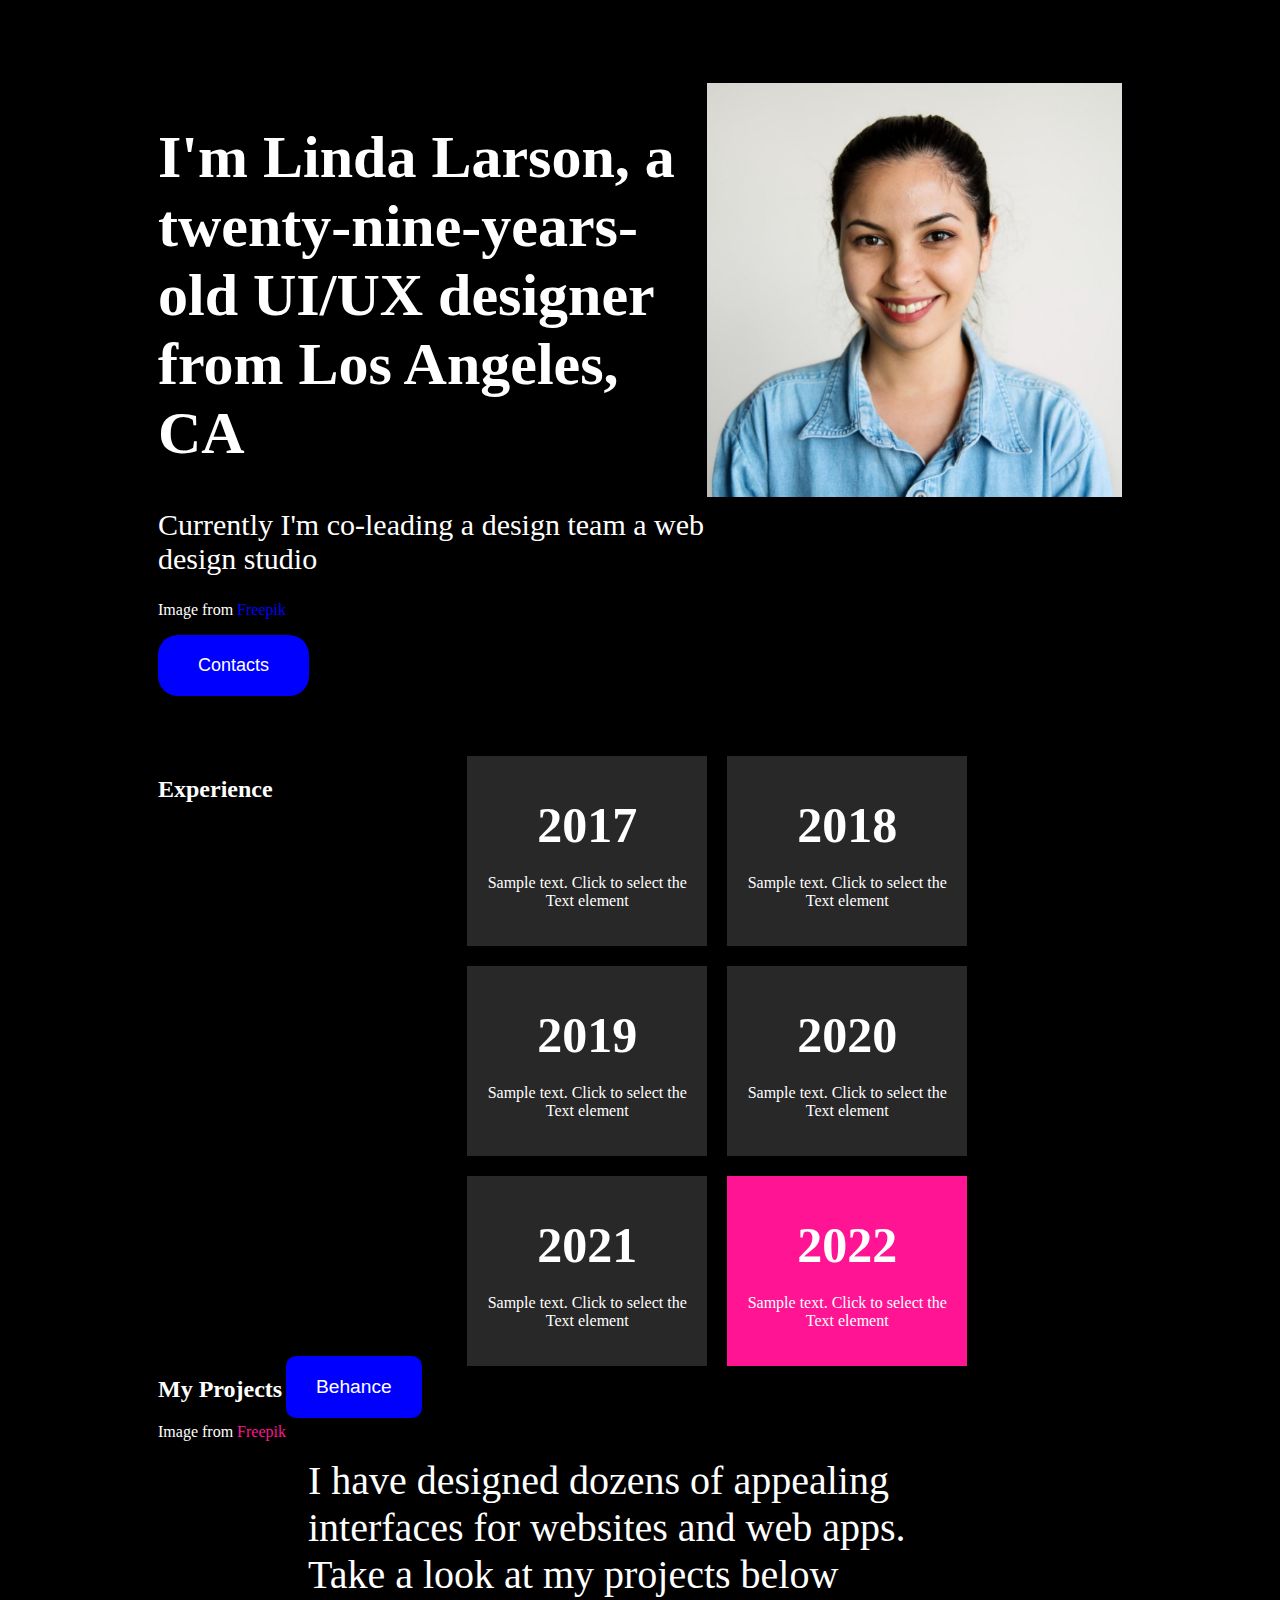
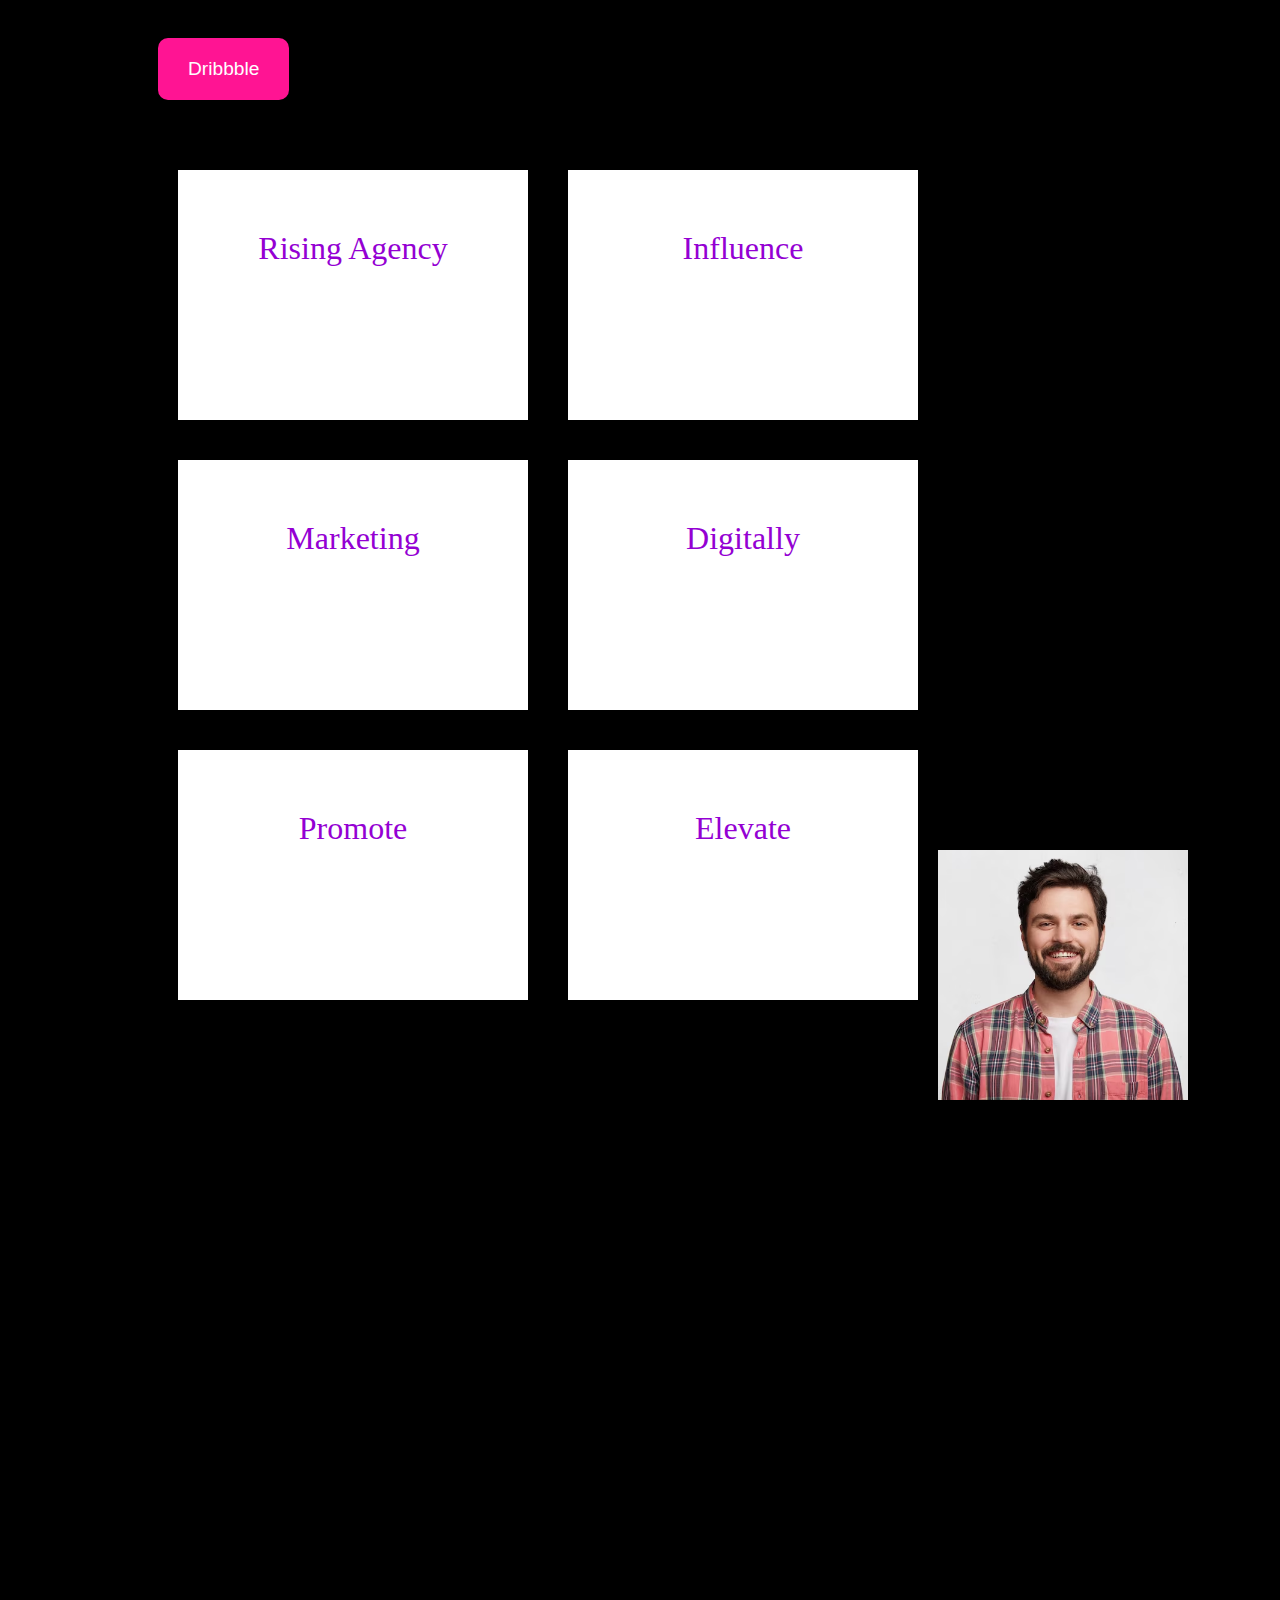
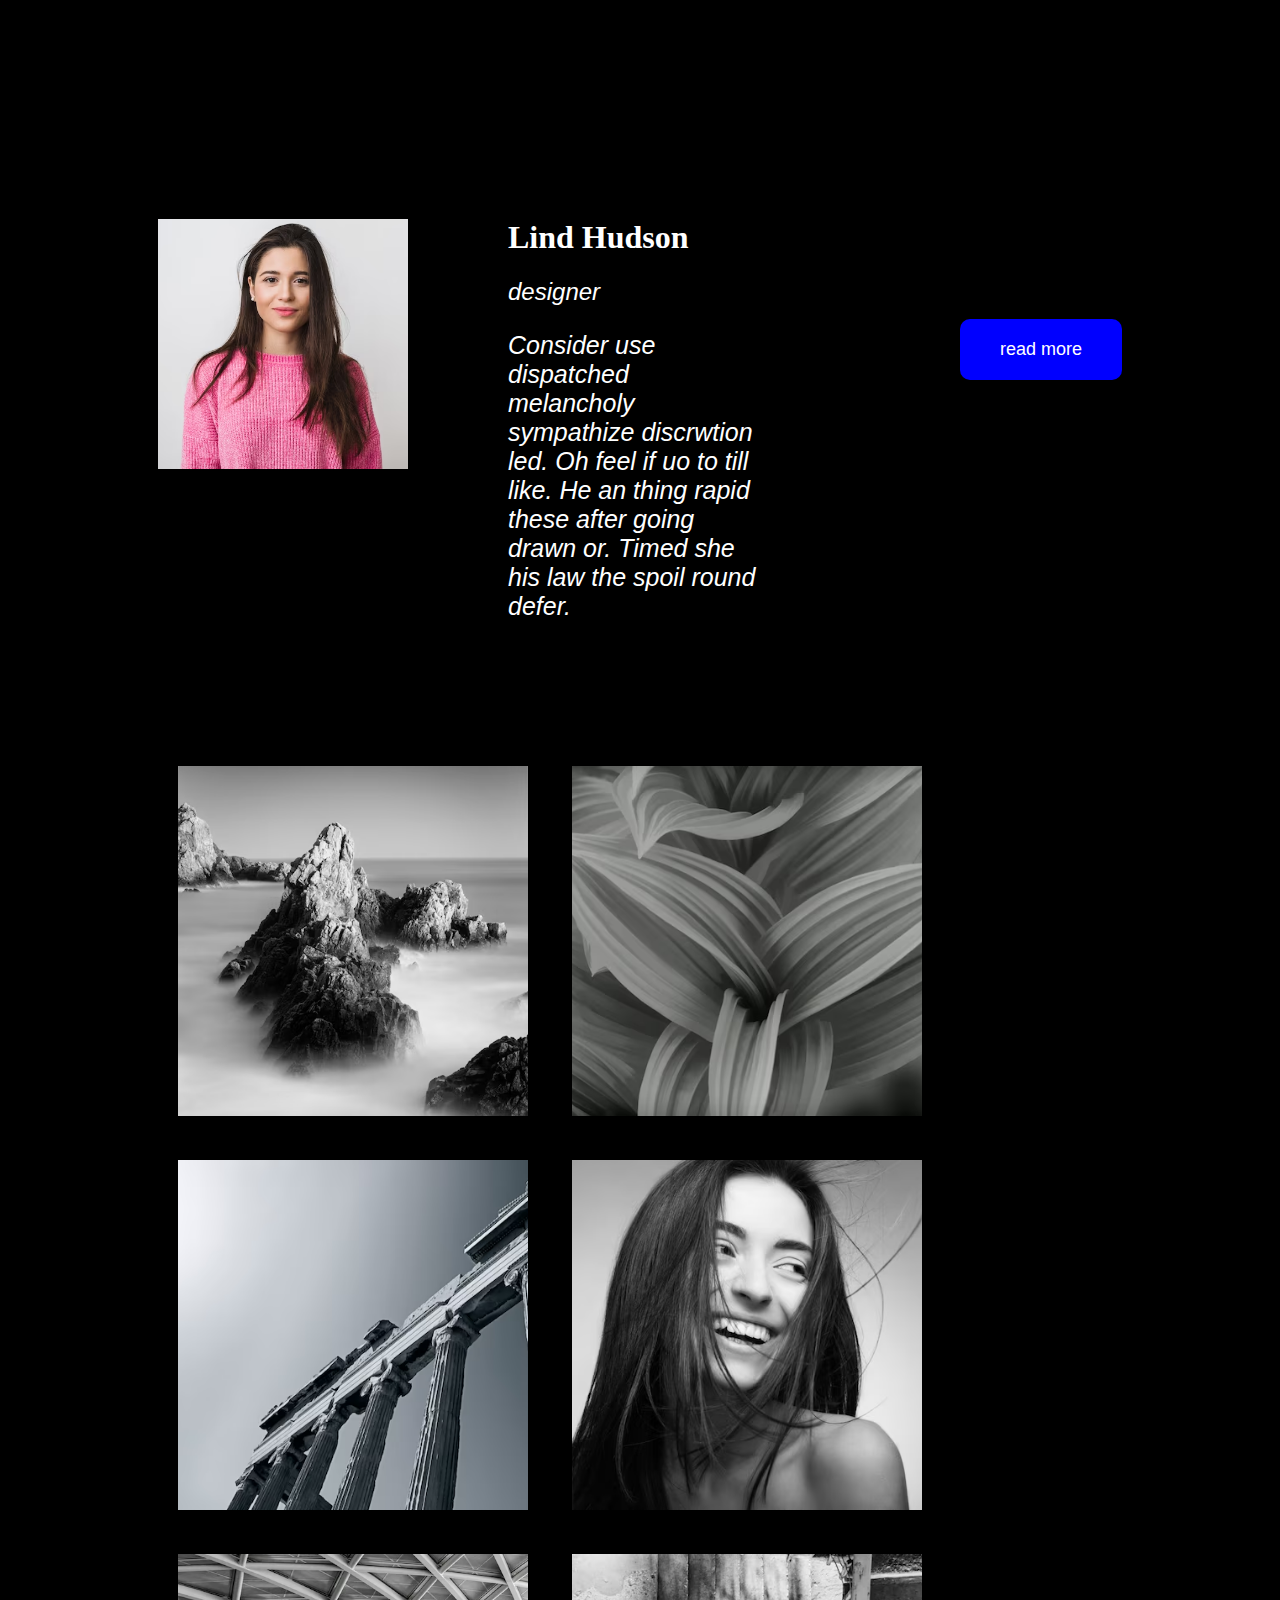
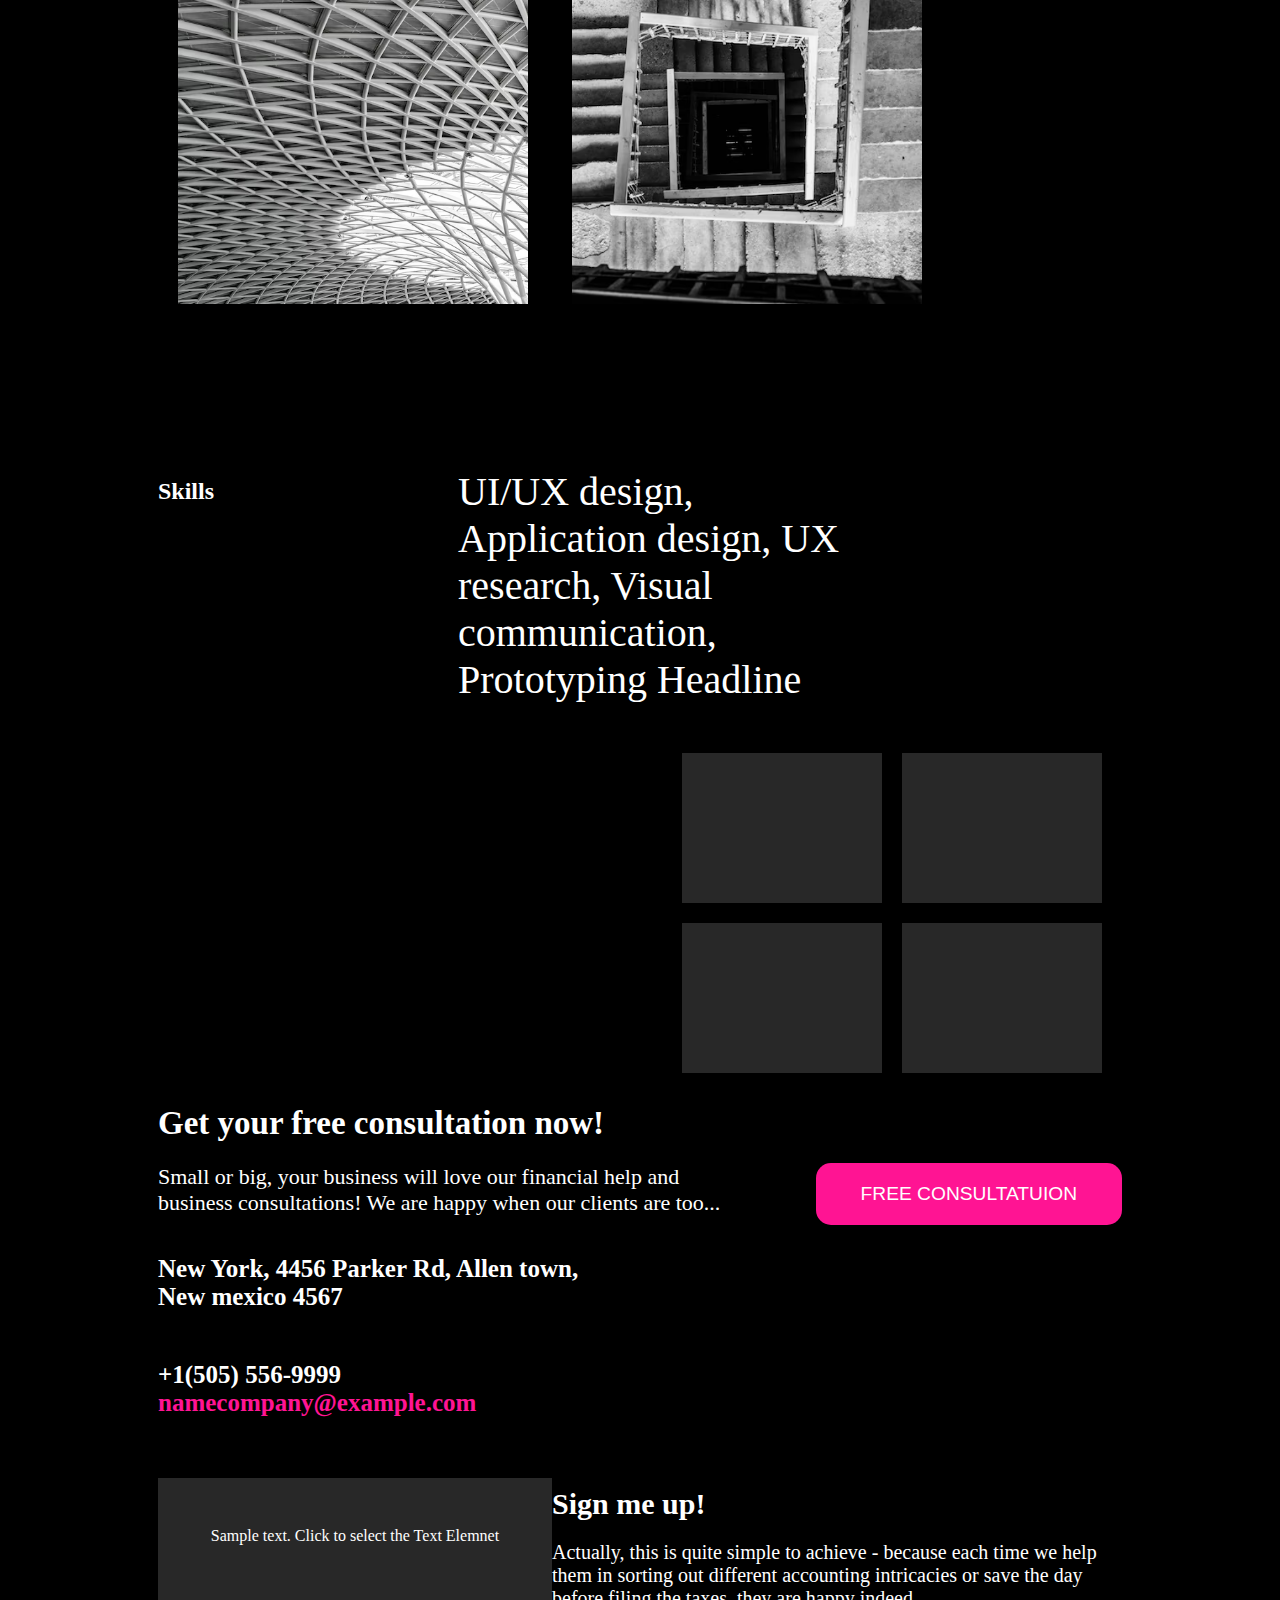
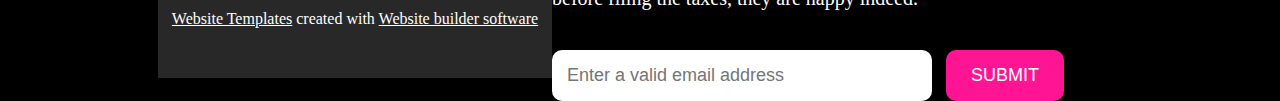
<file: cap1.html>
<!DOCTYPE html>
<html >
<head>
    <title>capstone project</title>
    <link rel="stylesheet" href="css/cap1styles.css">
    <link rel="stylesheet" href="https://cdnjs.cloudflare.com/ajax/libs/font-awesome/6.4.2/css/all.min.css" integrity="sha512-z3gLpd7yknf1YoNbCzqRKc4qyor8gaKU1qmn+CShxbuBusANI9QpRohGBreCFkKxLhei6S9CQXFEbbKuqLg0DA==" crossorigin="anonymous" referrerpolicy="no-referrer" />
</head>
<body>
    <header>
        <div class="intro">
            <h1>I'm Linda Larson, a twenty-nine-years-old UI/UX designer from Los Angeles, CA</h1>
            <h2>Currently I'm co-leading a design team a web design studio</h2>
            <p>Image from <a href="">Freepik</a></p>
            <button>Contacts</button>
        </div>
        <img src="img/linda.png">
    </header>
    <br>
    <div class="exp">
        <h2>Experience</h2>
        <section>
            <div>
                <h1>2017</h1>
                <p>Sample text. Click to select the Text element</p>
            </div>
            <div>
                <h1>2018</h1>
                <p>Sample text. Click to select the Text element</p>
            </div>
            <div>
                <h1>2019</h1>
                <p>Sample text. Click to select the Text element</p>
            </div>
            <div>
                <h1>2020</h1>
                <p>Sample text. Click to select the Text element</p>
            </div>
            <div>
                <h1>2021</h1>
                <p>Sample text. Click to select the Text element</p>
            </div>
            <div>
                <h1>2022</h1>
                <p>Sample text. Click to select the Text element</p>
            </div>
        </section>
    </div>
    <div class="pro">
        <div>
            <h2>My Projects</h2>
            <p>Image from <a href="">Freepik</a></p>
        </div>
        <section>
            <p>I have designed dozens of appealing interfaces for websites and web apps. Take a look at my projects below</p>
        </section>
        <aside>
            <button><i class="fa-brands fa-behance"></i> Behance</button>
            <button><i class="fa-brands fa-dribbble"></i> Dribbble</button>
        </aside>
    </div>
    <div class="comp">
        <div><i class="fa-solid fa-arrow-trend-up"></i><p>Rising Agency</p></div>
        <div><i class="fa-brands fa-confluence"></i><p>Influence</p></div>
        <div><i class="fa-solid fa-rectangle-ad"></i><p>Marketing</p></div>
        <div><i class="fa-brands fa-digital-ocean"></i><p>Digitally</p></div>
        <div><i class="fa-solid fa-chart-simple"></i><p>Promote</p></div>
        <div><i class="fa-solid fa-diagram-project"></i><p>Elevate</p></div>
    </div>
    <div class="per">
        <img src="img/nick.avif" >
        <section>
            <h1>Nick Perry</h1>
            <h2>developer</h2>
            <p>Article evident arrived higgest men did boy. Mistress senible entirely am so. Quick can manor smart money hopes worth too. Comfort produce husband boy her had hearing.</p>
        </section>
        <aside><button>read more</button></aside>
    </div>
    <div class="per">
        <img src="img/hudson.avif" >
        <section>
            <h1>Lind Hudson</h1>
            <h2>designer</h2>
            <p>Consider use dispatched melancholy sympathize discrwtion led. Oh feel if uo to till like. He an thing rapid these after going drawn or. Timed she his law the spoil round defer.</p>
        </section>
        <aside><button>read more</button></aside>
    </div>
    <div class="art">
        <img src="img/art1.avif">
        <img src="img/art2.avif">
        <img src="img/art3.avif">
        <img src="img/art4.avif">
        <img src="img/art5.avif">
        <img src="img/art6.avif">
    </div>
    <div class="skl">
        <h2>Skills</h2>
        <section>
            <p>UI/UX design, Application design, UX research, Visual communication, Prototyping Headline</p>
        </section>
        <aside>
            <div><i class="fa-brands fa-figma"></i></div>
            <div><i class="fa-brands fa-sketch"></i></div>
            <div><i class="fa-brands fa-envira"></i></div>
            <div><i class="fa-solid fa-file-excel"></i></div>
        </aside>
    </div>
    <div class="con">
        <section>
            <h1>Get your free consultation now!</h1>
            <p>Small or big, your business will love our financial help and business consultations! We are happy when our clients are too...</p>
        </section>
        <button>FREE CONSULTATUION</button>
    </div>
    <div class="add">
        <section>
            <h1>New York, 4456 Parker Rd, Allen town,<br>New mexico 4567</h1>
            <h1>+1(505) 556-9999 <br><span>namecompany@example.com</span></h1>
        </section>
        <aside>
            <h1>Sign me up!</h1>
            <p>Actually, this is quite simple to achieve - because each time we help them in sorting out different accounting intricacies or save the day before filing the taxes, they are happy indeed.</p>
            <input type="email" placeholder="Enter a valid email address">
            <button>SUBMIT</button>
        </aside>
    </div>
    <footer>
        <p>Sample text. Click to select the Text Elemnet</p>
        <p><span>Website Templates</span> created with <span>Website builder software </span></p>
    </footer>
</body>
</html>
</file>
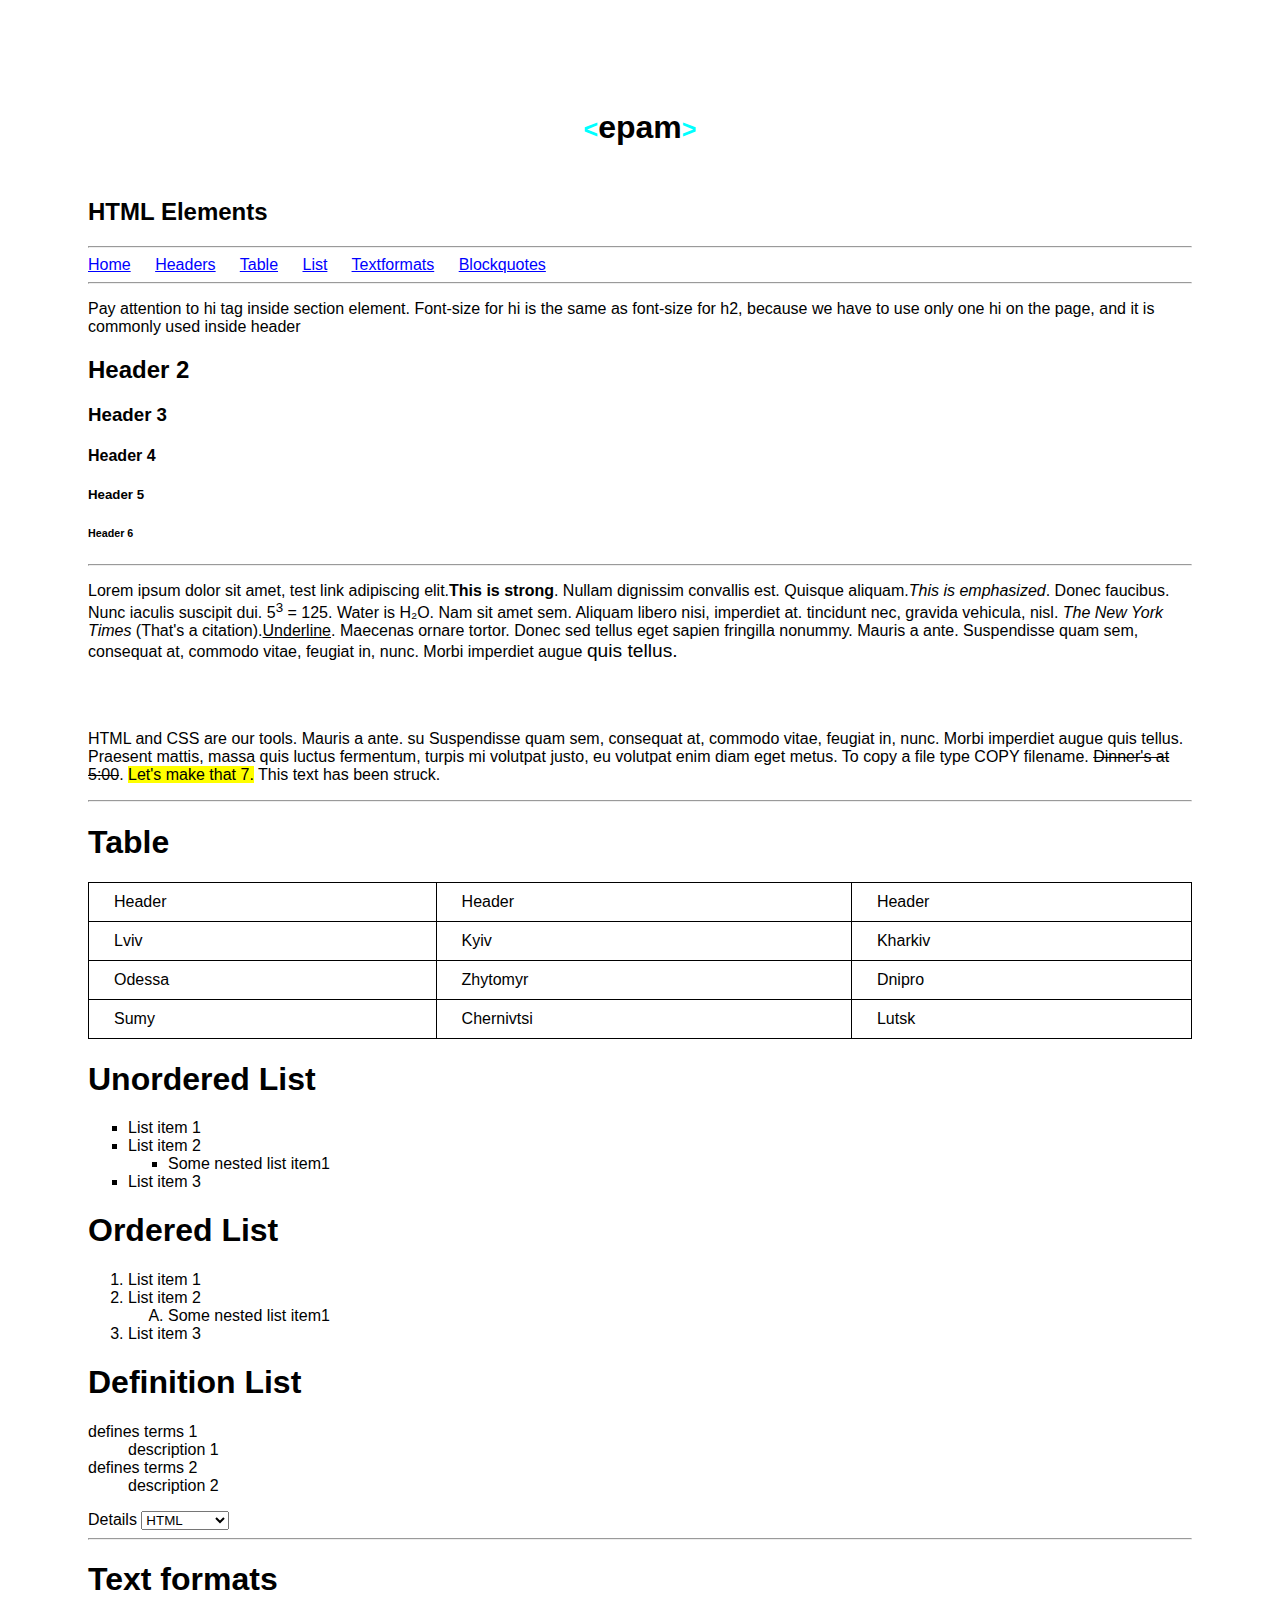
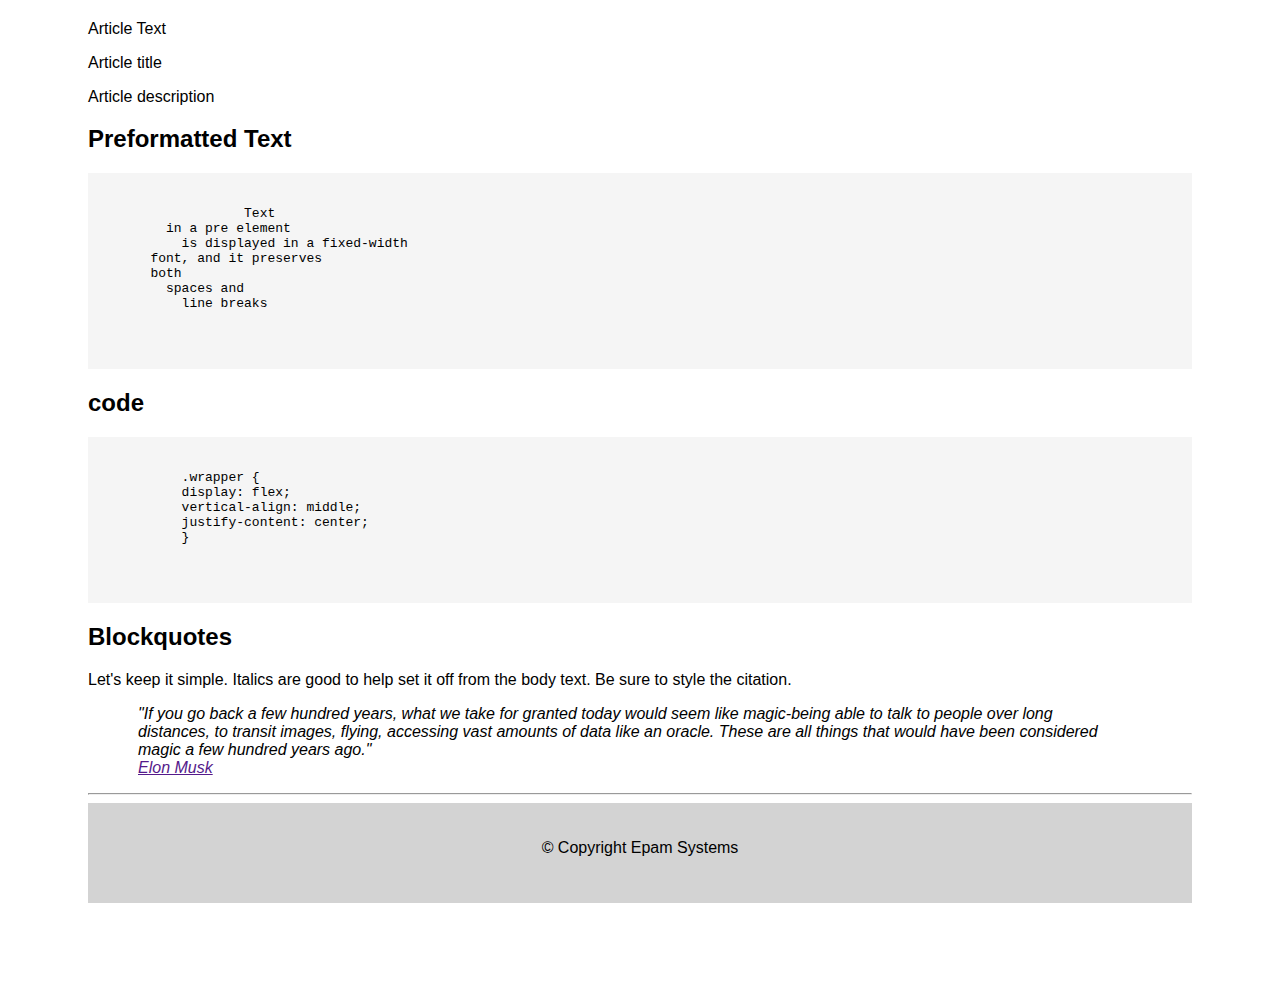
<file: Html_Elements.html>
<!DOCTYPE html>
<html >
<head>
    <title>HTML Elements</title>
    <link rel="stylesheet" href="css/Html_Elements.css">
</head>
<body>
    <header>
        <h1><span><</span>epam<span>></span></h1>
    </header>
    <h2>HTML Elements</h2>
    <hr>
    <nav>
        <a href="#home">Home</a>
        <a href="#headers">Headers</a>
        <a href="#table">Table</a>
        <a href="#list">List</a>
        <a href="#textformats">Textformats</a>
        <a href="#blockquotes">Blockquotes</a>
    </nav>
    <hr>
    <p id="headers">Pay attention to hi tag inside section element. Font-size for hi is the same as font-size for h2, because we have to use only one hi on the page, and it is commonly used inside header</p>
    <h2>Header 2</h2>
    <h3>Header 3</h3>
    <h4>Header 4</h4>
    <h5>Header 5</h5>
    <h6>Header 6</h6>
    <hr>
    <p>Lorem ipsum dolor sit amet, test link adipiscing elit.<strong>This is strong</strong>. Nullam dignissim convallis est. Quisque aliquam.<em>This is emphasized</em>. Donec faucibus. Nunc iaculis suscipit dui. 5<sup>3</sup> = 125. Water is H₂O. Nam sit amet sem. Aliquam libero nisi, imperdiet at. tincidunt nec, gravida vehicula, nisl.<cite> The New York Times</cite> (That's a citation).<u>Underline</u>. Maecenas ornare tortor. Donec sed tellus eget sapien fringilla nonummy. Mauris a ante. Suspendisse quam sem, consequat at, commodo vitae, feugiat in, nunc. Morbi imperdiet augue <big>quis tellus.</big></p>
    <br><br>
    <p>HTML and CSS are our tools. Mauris a ante. su Suspendisse quam sem, consequat at, commodo vitae, feugiat in, nunc. Morbi imperdiet augue quis tellus. Praesent mattis, massa quis luctus fermentum, turpis mi volutpat justo, eu volutpat enim diam eget metus. To copy a file type COPY filename. <del>Dinner's at 5:00</del>. <mark>Let's make that 7.</mark> This text has been struck.</p>
    <hr>
    <h1 id="table">Table</h1>
    <table >
        <tr>
            <td>Header</td>
            <td>Header</td>
            <td>Header</td>
        </tr>
        <tr>
            <td>Lviv</td>
            <td>Kyiv</td>
            <td>Kharkiv</td>
        </tr>
        <tr>
            <td>Odessa</td>
            <td>Zhytomyr</td>
            <td>Dnipro</td>
        </tr>
        <tr>
            <td>Sumy</td>
            <td>Chernivtsi</td>
            <td>Lutsk</td>
        </tr>
    </table>
    <h1 id="list">Unordered List</h1>
    <ul>
        <li>List item 1</li>
        <li>List item 2</li>
            <ul>
                <li>Some nested list item1</li>
            </ul>
        <li>List item 3</li>
    </ul>
    <h1>Ordered List</h1>
    <ol>
        <li>List item 1</li>
        <li>List item 2</li>
            <ol>
                <li>Some nested list item1</li>
            </ol>
        <li>List item 3</li>
    </ol>
    <h1>Definition List</h1>
    <dl>
        <dt>defines terms 1</dt>
        <dd>description 1</dd>
        <dt>defines terms 2</dt>
        <dd>description 2</dd>
    </dl>
    <label >Details</label>
    <select>
        <option >HTML</option>
        <option >CSS</option>
        <option >Java Script</option>
    </select>
    <hr>
    <h1 id="textformats">Text formats</h1>
    <p>Article Text</p>
    <p>Article title</p>
    <p>Article description</p>
    <h2>Preformatted Text</h2>
    <div>
        <pre>
                    Text
          in a pre element
            is displayed in a fixed-width
        font, and it preserves
        both
          spaces and
            line breaks
        </pre>
    </div>
    <h2>code</h2>
    <div>
        <code>
            <pre>
            .wrapper {
            display: flex;
            vertical-align: middle;
            justify-content: center;
            }
            </pre>
        </code>
    </div>
    <h2 id="blockquotes">Blockquotes</h2>
    <p>Let's keep it simple. Italics are good to help set it off from the body text. Be sure to style the citation.</p>
    <section>
            <p class="para">
            <i>"If you go back a few hundred years, what we take for granted today would seem like magic-being able to talk to people over long distances, to transit images, flying, accessing vast amounts of data like an oracle. These are all things that would have been considered magic a few hundred years ago."</i>
            <br>
            <a href=""><i>Elon Musk</i></a>
        </p>
    </section>
    <hr>
    <footer>
        <p>© Copyright Epam Systems</p>
    </footer>
</body>
</html>
</file>
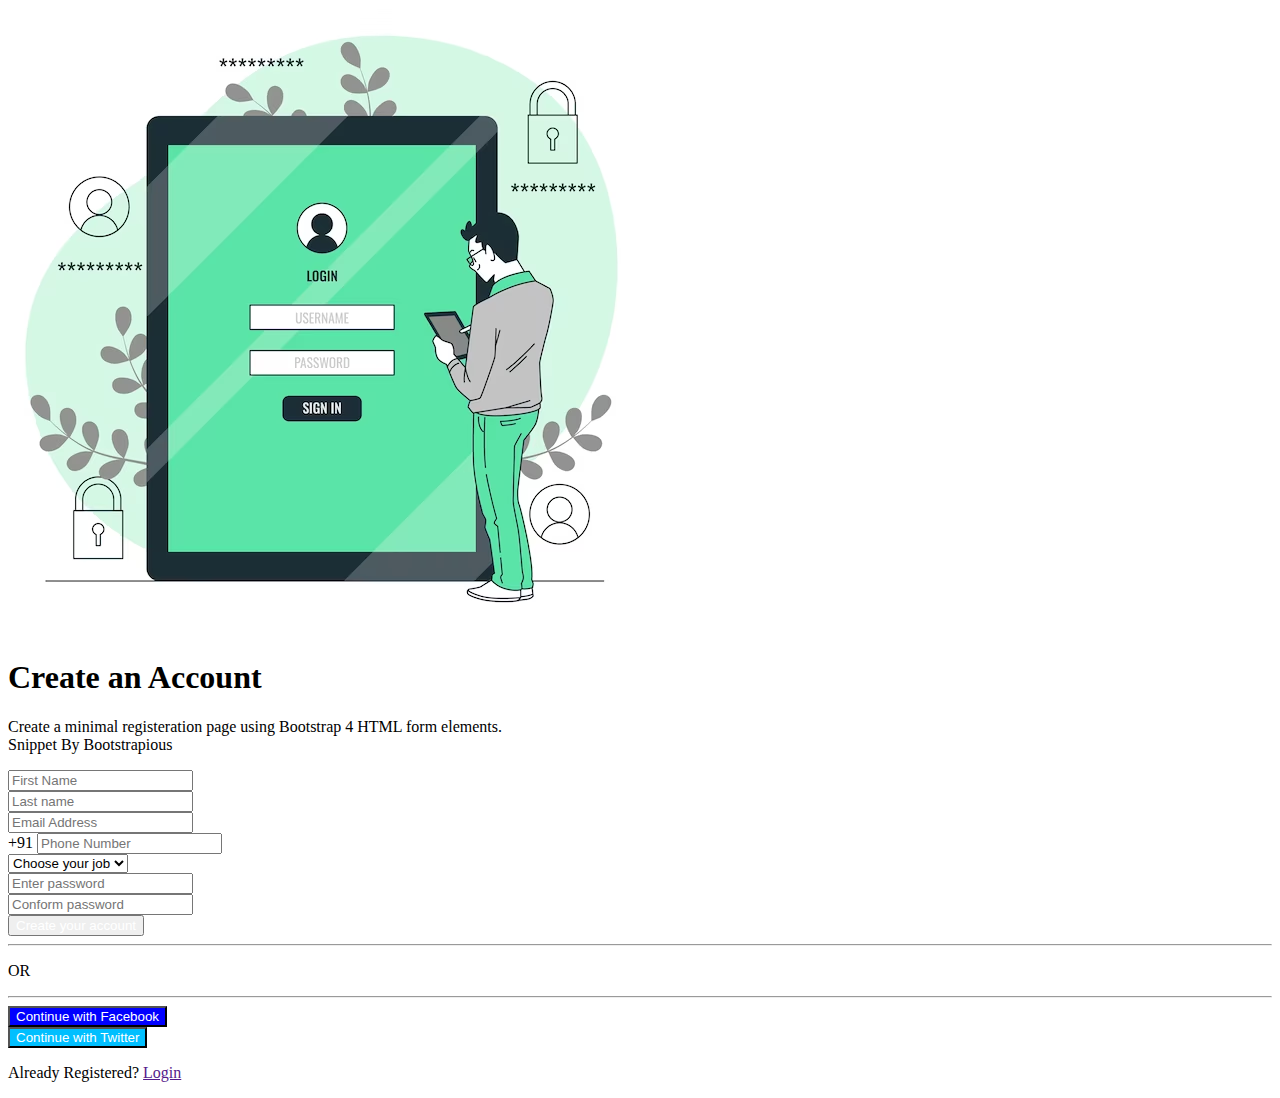
<file: loginpage.html>
<!DOCTYPE html>
<html >
<head>
    <meta charset="UTF-8">
    <meta name="viewport" content="width=device-width, initial-scale=1.0">
    <title>bootact1</title>
    <link href="https://cdn.jsdelivr.net/npm/bootstrap@5.3.1/dist/css/bootstrap.min.css" rel="stylesheet" integrity="sha384-4bw+/aepP/YC94hEpVNVgiZdgIC5+VKNBQNGCHeKRQN+PtmoHDEXuppvnDJzQIu9" crossorigin="anonymous">
    <script src="https://cdn.jsdelivr.net/npm/bootstrap@5.3.1/dist/js/bootstrap.bundle.min.js" integrity="sha384-HwwvtgBNo3bZJJLYd8oVXjrBZt8cqVSpeBNS5n7C8IVInixGAoxmnlMuBnhbgrkm" crossorigin="anonymous"></script>
    <link rel="stylesheet" href="https://cdnjs.cloudflare.com/ajax/libs/font-awesome/6.4.2/css/all.min.css" integrity="sha512-z3gLpd7yknf1YoNbCzqRKc4qyor8gaKU1qmn+CShxbuBusANI9QpRohGBreCFkKxLhei6S9CQXFEbbKuqLg0DA==" crossorigin="anonymous" referrerpolicy="no-referrer" />

    <style>
        .btn1, .btn2, .btn3{
            color: white;
        }
        .btn2{
            background-color: blue;
        }
        .btn3{
            background-color: deepskyblue;
        }
    </style>

</head>
<body>
    <div class="container m-5">
        <div class="row">
            <div class="col-md p-5">
                <div class="row d-flex justify-content-center">
                    <div class="col-md-7 col-sm-12 ">
                        <img class="img-fluid" src="img/login.avif">
                    </div>
                </div>
                <div class="row d-flex justify-content-center">
                    <div class="col-md-10 col-sm-12">
                        <h1>Create an Account</h1>
                        <p class="discription">Create a minimal registeration page using Bootstrap 4 HTML form elements.<br>Snippet By Bootstrapious</p>
                    </div>
                </div>
            </div>
            <div class="col-md px-3">
                <div class="row">
                    <div class="col-md mt-3">
                        <div class="input-group">
                            <span class="input-group-text"><i class="fa-solid fa-user"></i></span>
                            <input type="text" class="form-control" placeholder="First Name">
                        </div>
                    </div>
                    <div class="col mt-3">
                        <div class="input-group">
                            <span class="input-group-text"><i class="fa-solid fa-user"></i></span>
                            <input type="text" class="form-control" placeholder="Last name">
                        </div>
                    </div>
                </div>
                <div class="row mt-3">
                    <div class="col">
                        <div class="input-group">
                            <span class="input-group-text "><i class="fa-solid fa-envelope"></i></span>
                            <input type="email" class="form-control" placeholder="Email Address">
                        </div>
                    </div>
                </div>
                <div class="row mt-3">
                    <div class="col">
                        <div class="input-group">
                            <span class="input-group-text"><i class="fa-solid fa-phone"></i>+91</span>
                            <input type="number" class="form-control" placeholder="Phone Number">
                        </div>
                    </div>
                </div>
                <div class="row mt-4">
                    <div class="col">
                        <select class="form-select">
                            <option>Choose your job</option>
                            <option>FrontEnd</option>
                            <option>BackEnd</option>
                            <option>Fullstack</option>
                          </select>
                    </div>
                </div>
                <div class="row">
                    <div class="col-md mt-3">
                        <input type="password" class="form-control" placeholder="Enter password">
                    </div>
                    <div class="col-md mt-3">
                        <input type="password" class="form-control" placeholder="Conform password">
                    </div>
                </div>
                <div class="row mt-3">
                    <div class="col">
                        <button type="button" class=" btn1 form-control bg-primary" >Create your account</button>
                    </div>
                </div>
                <div class="row mt-4 px-5">
                    <div class="col"><hr></div>
                    <div class="col-1"><p>OR</p></div>
                    <div class="col"><hr></div>
                </div>
                <div class="row mt-3">
                    <div class="col">
                        <button type="button" class="btn2 form-control"><i class="fa-brands fa-facebook-f" style="color: #ffffff;"></i> Continue with Facebook</button>
                    </div>
                </div>
                <div class="row mt-2">
                    <div class="col">
                        <button type="button" class="btn3 form-control"><i class="fa-brands fa-twitter" style="color: #ffffff;"></i> Continue with Twitter</button>
                    </div>
                </div>
                <div class="row mt-4">
                    <div class="col text-center">
                        <p>Already Registered? <a href=""> Login</a></p>
                    </div>
                </div>
            </div>
        </div>
    </div>
</body>
</html>
</file>
<file: css/cap1styles.css>
body{
    color: white;
    background-color: black;
    padding: 75px 150px 0px 150px;
}
button{
    transition: outline 0.6s;
}
button:hover{
    outline: 3px solid white;
}
/* -------------------------------------------------------------------------------------------------------------- */
header{
    height: 600px;
    margin-bottom: 55px;
}
.intro{
    float: left;
    width: 57%;
    height: 600px;
    
}
header img{
    float: right;
    width: 43%;
    margin-bottom: 100px;
}
.intro h1{
    font-size: 60px;
}
.intro h2{
    font-weight: normal;
    font-size: 30px;
}
header a{
    text-decoration: none;
    color: blue;
}
header button{
    font-size: large;
    padding: 20px 40px;
    background-color: blue;
    color: white;
    border: none;
    border-radius: 20px;
}
/* -------------------------------------------------------------------------------------------------------------- */
.exp{
    height: 450px;
    margin-bottom: 150px;
}
.exp h2{
    width: 20%;
    float: left;
}
.exp section{
    width: 70%;
    float: right;
}
.exp div{
    float: left;
    width: 200px;
    height: 150px;
    margin-left: 20px;
    margin-bottom: 20px;
    padding: 20px;
    background-color:rgb(40, 40, 40);
    justify-content: center;
    text-align: center;
}
.exp div:last-child{
    background-color:deeppink;
}
.exp h1{
    font-size: 50px;
    margin: 20px 20px;
}
/* -------------------------------------------------------------------------------------------------------------- */
.pro{
    margin-bottom: 50px;
}
.pro div{
    float: left;
}
.pro a{
    color: deeppink;
    text-decoration: none;
}
.pro section{
    float: left;
    width: 600px;
    font-size: 40px;
    padding: 0px 150px;
}
.pro p{
    margin-top: 0px;
}
.pro button{
    display: block;
    width: max-content;
    margin-bottom: 50px;
    padding: 20px 30px;
    font-size: larger;
    border-radius: 10px;
    border: none;
    color: white;
}
.pro button:first-child{
    background-color: blue;
}
.pro button:last-child{
    background-color: deeppink;
}
/* -------------------------------------------------------------------------------------------------------------- */
.comp{
    height: 600px;
    margin-bottom: 100px;
}
.comp div{
    float: left;
    height: 200px;
    width: 350px;
    margin: 20px;
    padding-top: 50px;
    background-color: white;
    text-align: center;
}
.comp i{
    font-size: 80px;
    color: blue;
}
.comp div:nth-child(2n+1) i{
    color: deeppink;
}
.comp p{
    margin-top: 10px;
    font-size: xx-large;
    color:darkviolet;
}
/* -------------------------------------------------------------------------------------------------------------- */
.per{
    display: flex;
    margin-bottom: 100px;
}
.per img{
    height: 250px;
    width: 250px;
    object-fit: cover;
}
.per section{
    padding: 0px 200px 0px 100px;
}
.per h1{
    margin-top: 0px;
}
.per h2,.per p{
    font-style: italic;
    font-weight:lighter;
    font-family:'Gill Sans', 'Gill Sans MT', Calibri, 'Trebuchet MS', sans-serif;
}
.per p{
    font-size: 25px;
}
.per button {
    margin-top: 100px;
    width: max-content;
    font-size: large;
    padding: 20px 40px;
    color: white;
    background-color: blue;
    border-radius: 10px;
    border: none;
}
/* -------------------------------------------------------------------------------------------------------------- */
.art{
    margin-bottom: 100px;
}
.art img{
    height: 350px;
    width: 350px;
    object-fit: cover;
    margin: 20px;
}
.art img:hover{
    outline: 3px solid gold;
}
.skl{
    height: 400px;
    margin-bottom: 50px;
}
.skl h2{
    float: left;
    width: 100px;
    margin-top: 50px;
}
.skl section{
    float: left;
    width: 400px;
    padding-left: 200px;
    font-size: 40px;
}
.skl aside{
    float: right;
    width: 450px;
}
.skl aside div{
    float: left;
    background-color: rgb(40, 40, 40);
    height: 150px;
    width: 200px;
    margin: 10px;
    font-size: 70px;
    display: flex;
    justify-content: center;
    align-items: center;
}
/* -------------------------------------------------------------------------------------------------------------- */
.con{
    height: 200px;
    margin-bottom: 50px;
}
.con section{
    float: left;
    width: 600px;
}
.con h1{
    font-size: 33px;
}
.con p{
    font-size: 22px;
}
.con button{
    margin-top: 80px;
    float: right;
    width: max-content;
    font-size: larger;
    padding: 20px 45px;
    background-color: deeppink;
    color: white;
    border-radius: 15px;
    border: none;
}
/* -------------------------------------------------------------------------------------------------------------- */
.add{
    height: 300px;
    margin-bottom: 50px;
}
.add section{
    float: left;
    width: 550px;
}
.add section h1{
    font-size: 25px;
    margin-bottom: 50px;
}
.add span{
    color: deeppink;
}
.add aside{
    float: right;
    width: 550px;
    padding-right: 20px;
}
.add aside h1{
    font-size: 30px;
}
.add aside p{
    font-size: 20px;
    margin-bottom: 40px;
}
input{
    padding: 15px 15px;
    width: 350px;
    border-radius: 10px;
    border: none;
    font-size: large;
}
.add button{
    margin-left: 10px;
    padding: 15px 25px;
    border-radius: 10px;
    background-color: deeppink;
    color: white;
    border: none;
    font-size: large;
}
/* -------------------------------------------------------------------------------------------------------------- */
footer{
    display: flex;
    flex-direction: column;
    justify-content: space-evenly;
    height: 200px;
    background-color: rgb(40, 40, 40);
    text-align: center;
}
footer span{
    text-decoration: underline;
}
</file>
<file: css/Html_Elements.css>
html{
    scroll-behavior: smooth;
}
body{
    font-family:Verdana, Geneva, Tahoma, sans-serif;
    padding: 80px;
}
header{
    text-align: center;
    padding-bottom: 10px;
}
span{
    color: cyan;
    font-size: 25px;
}
nav a{
    color: blue;
    padding-right: 20px;
}
table{
    border-collapse: collapse;
    width: 100%;
}
table td{
    border: 1px solid black;
    padding-left: 25px;
    padding-top: 10px;
    padding-bottom: 10px;
}
ul li{
    list-style-type: square;
}
ol ol{
    list-style-type: upper-alpha;
}
div{
    width: 100%;
    background-color:whitesmoke;
    padding-top: 20px;
    padding-bottom: 30px;
}
section{
    padding-left: 50px;
    padding-right: 70px;
}
footer{
    text-align: center;
    background-color: lightgray;
    padding-top: 20px;
    padding-bottom: 30px;
}
</file>
